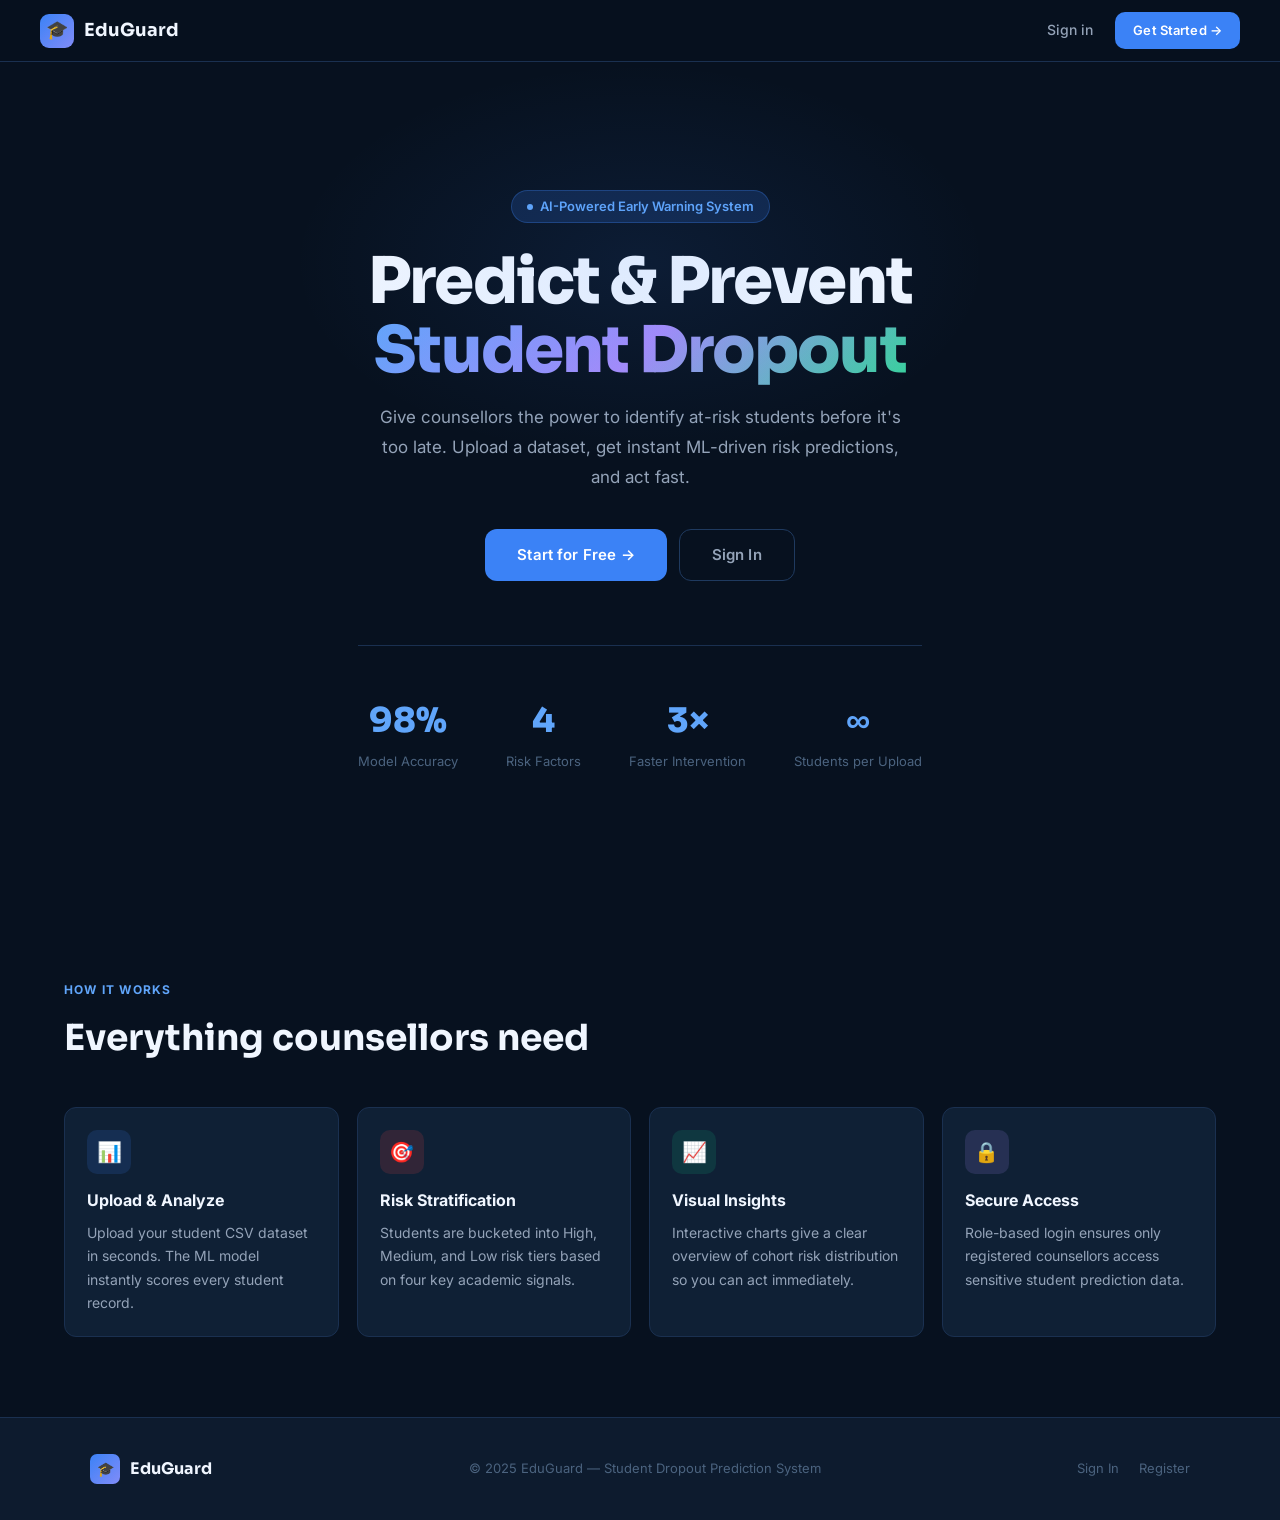
<file: templates/index.html>
<!DOCTYPE html>
<html lang="en">
<head>
<meta charset="UTF-8">
<meta name="viewport" content="width=device-width, initial-scale=1.0">
<title>EduGuard — Student Dropout Prediction System</title>
<style>
@import url('https://fonts.googleapis.com/css2?family=Inter:wght@400;500;600;700;800&family=Sora:wght@600;700;800&display=swap');
*,*::before,*::after{box-sizing:border-box;margin:0;padding:0}
:root{
  --bg:#07111f;--bg2:#0d1b2e;--card:#0f2035;--card2:#122540;
  --border:#1a3050;--border2:#1f3a5f;
  --blue:#3b82f6;--blue2:#60a5fa;--blue-glow:rgba(59,130,246,.18);
  --red:#ef4444;--red-glow:rgba(239,68,68,.15);
  --yellow:#f59e0b;--yellow-glow:rgba(245,158,11,.15);
  --green:#10b981;--green-glow:rgba(16,185,129,.15);
  --t1:#f0f6ff;--t2:#94a3b8;--t3:#4b637f;
  --r:12px;--r2:18px;
  --sh:0 4px 24px rgba(0,0,0,.4);
  --sh2:0 12px 48px rgba(0,0,0,.6);
}
html{scroll-behavior:smooth}
body{font-family:'Inter',system-ui,sans-serif;background:var(--bg);color:var(--t1);min-height:100vh;display:flex;flex-direction:column;line-height:1.6}

/* ── NAVBAR ── */
.nav{position:sticky;top:0;z-index:99;height:62px;display:flex;align-items:center;justify-content:space-between;padding:0 40px;background:rgba(7,17,31,.92);backdrop-filter:blur(14px);border-bottom:1px solid var(--border)}
.nav-logo{display:flex;align-items:center;gap:10px;text-decoration:none;font-family:'Sora',sans-serif;font-weight:700;font-size:18px;color:var(--t1)}
.nav-logo .icon{width:34px;height:34px;background:linear-gradient(135deg,var(--blue),#818cf8);border-radius:9px;display:flex;align-items:center;justify-content:center;font-size:18px}
.nav-links{display:flex;align-items:center;gap:6px}
.nav-a{font-size:14px;font-weight:500;color:var(--t2);text-decoration:none;padding:7px 16px;border-radius:9px;transition:.2s}
.nav-a:hover{color:var(--t1);background:var(--border)}

/* ── FOOTER ── */
.footer{margin-top:auto;background:var(--bg2);border-top:1px solid var(--border);padding:36px 40px}
.footer-inner{max-width:1100px;margin:0 auto;display:flex;align-items:center;justify-content:space-between;flex-wrap:wrap;gap:16px}
.footer-brand{display:flex;align-items:center;gap:10px;font-family:'Sora',sans-serif;font-weight:700;font-size:16px;color:var(--t1)}
.footer-brand .icon{width:30px;height:30px;background:linear-gradient(135deg,var(--blue),#818cf8);border-radius:7px;display:flex;align-items:center;justify-content:center;font-size:14px}
.footer-copy{font-size:13px;color:var(--t3)}
.footer-links{display:flex;gap:20px}
.footer-links a{font-size:13px;color:var(--t3);text-decoration:none;transition:.2s}
.footer-links a:hover{color:var(--t2)}

/* ── BUTTONS ── */
.btn{display:inline-flex;align-items:center;gap:7px;font-size:14px;font-weight:600;padding:10px 22px;border-radius:10px;border:none;cursor:pointer;text-decoration:none;transition:.2s;letter-spacing:.01em;font-family:'Inter',sans-serif}
.btn-primary{background:var(--blue);color:#fff}
.btn-primary:hover{background:#2563eb;box-shadow:0 4px 20px rgba(59,130,246,.35);transform:translateY(-1px)}
.btn-outline{background:transparent;color:var(--t2);border:1px solid var(--border2)}
.btn-outline:hover{background:var(--card);color:var(--t1)}
.btn-ghost{background:transparent;color:var(--t3);border:1px solid var(--border)}
.btn-ghost:hover{background:var(--card);color:var(--t2)}
.btn-lg{padding:13px 32px;font-size:15px;border-radius:12px}
.btn-full{width:100%;justify-content:center;padding:12px;font-size:15px}

/* ── FORMS ── */
.label{display:block;font-size:13px;font-weight:600;color:var(--t2);margin-bottom:7px;letter-spacing:.02em}
.input{width:100%;padding:11px 15px;background:var(--bg2);border:1px solid var(--border2);border-radius:10px;color:var(--t1);font-size:14px;font-family:'Inter',sans-serif;outline:none;transition:.2s}
.input::placeholder{color:var(--t3)}
.input:focus{border-color:var(--blue);box-shadow:0 0 0 3px var(--blue-glow)}
.input[type=file]{cursor:pointer;color:var(--t2);padding:9px 14px}
.input[type=file]::-webkit-file-upload-button{background:var(--blue);color:#fff;border:none;padding:6px 14px;border-radius:7px;font-size:13px;font-weight:600;cursor:pointer;margin-right:12px;font-family:'Inter',sans-serif}
.fg{margin-bottom:18px}

/* ── CARD ── */
.card{background:var(--card);border:1px solid var(--border);border-radius:var(--r2);padding:36px}
.card-sm{background:var(--card);border:1px solid var(--border);border-radius:var(--r);padding:22px}

/* ── BADGE ── */
.badge{display:inline-flex;align-items:center;gap:7px;background:var(--blue-glow);border:1px solid rgba(59,130,246,.3);color:var(--blue2);font-size:13px;font-weight:600;padding:5px 15px;border-radius:100px;margin-bottom:24px}
.badge .dot{width:6px;height:6px;background:var(--blue2);border-radius:50%;animation:pulse 2s infinite}
@keyframes pulse{0%,100%{opacity:1}50%{opacity:.3}}

/* ── DIVIDER ── */
.div{width:44px;height:3px;background:linear-gradient(90deg,var(--blue),#818cf8);border-radius:2px;margin:10px 0 22px}

/* ── RISK BADGES ── */
.risk{display:inline-flex;align-items:center;gap:5px;font-size:12px;font-weight:700;padding:3px 11px;border-radius:100px;letter-spacing:.04em}
.risk-dot{width:5px;height:5px;border-radius:50%}
.rh{background:var(--red-glow);color:#fca5a5;border:1px solid rgba(239,68,68,.3)}
.rh .risk-dot{background:var(--red)}
.rm{background:var(--yellow-glow);color:#fcd34d;border:1px solid rgba(245,158,11,.3)}
.rm .risk-dot{background:var(--yellow)}
.rl{background:var(--green-glow);color:#6ee7b7;border:1px solid rgba(16,185,129,.3)}
.rl .risk-dot{background:var(--green)}

/* ── STAT CARDS ── */
.sc{display:flex;align-items:center;gap:16px;background:var(--card);border:1px solid var(--border);border-radius:var(--r);padding:22px}
.sc.danger{border-color:rgba(239,68,68,.3)}
.sc.warn{border-color:rgba(245,158,11,.3)}
.sc.ok{border-color:rgba(16,185,129,.3)}
.sc-ico{width:48px;height:48px;border-radius:12px;display:flex;align-items:center;justify-content:center;font-size:22px;flex-shrink:0}
.danger .sc-ico{background:var(--red-glow)}
.warn .sc-ico{background:var(--yellow-glow)}
.ok .sc-ico{background:var(--green-glow)}
.sc-val{font-family:'Sora',sans-serif;font-size:30px;font-weight:800;line-height:1;margin-bottom:3px}
.danger .sc-val{color:var(--red)}
.warn .sc-val{color:var(--yellow)}
.ok .sc-val{color:var(--green)}
.sc-lbl{font-size:13px;color:var(--t2)}

/* ── TABLE ── */
.tbl-wrap{overflow-x:auto}
table{width:100%;border-collapse:collapse}
thead tr{background:var(--bg2);border-bottom:1px solid var(--border)}
th{padding:12px 16px;text-align:left;font-size:11px;font-weight:700;color:var(--t3);text-transform:uppercase;letter-spacing:.07em;white-space:nowrap}
td{padding:14px 16px;font-size:14px;color:var(--t2);border-bottom:1px solid var(--border)}
tbody tr:hover{background:var(--bg2)}
tbody tr:last-child td{border-bottom:none}
td:first-child{font-weight:600;color:var(--t1)}

/* ── ALERT ── */
.alert{padding:11px 15px;border-radius:10px;font-size:14px;margin-bottom:18px;display:flex;align-items:center;gap:9px}
.alert-err{background:var(--red-glow);border:1px solid rgba(239,68,68,.3);color:#fca5a5}

/* ── MISC ── */
.wrap{max-width:1200px;margin:0 auto;padding:0 24px}
.wrap-sm{max-width:460px;margin:0 auto;padding:0 24px}
.section-lbl{font-size:12px;font-weight:700;color:var(--blue2);text-transform:uppercase;letter-spacing:.1em;margin-bottom:10px}
.grid-3{display:grid;grid-template-columns:repeat(3,1fr);gap:16px}
.grid-auto{display:grid;grid-template-columns:repeat(auto-fit,minmax(260px,1fr));gap:18px}
@media(max-width:680px){.grid-3{grid-template-columns:1fr}.nav{padding:0 16px}.footer-inner{flex-direction:column;text-align:center}}
</style>

<style>
.hero{display:flex;flex-direction:column;align-items:center;justify-content:center;min-height:calc(100vh - 62px);padding:60px 24px;text-align:center;position:relative}
.hero::before{content:'';position:absolute;top:0;left:50%;transform:translateX(-50%);width:700px;height:400px;background:radial-gradient(ellipse at center,rgba(59,130,246,.1) 0%,transparent 70%);pointer-events:none}
.hero h1{font-family:'Sora',sans-serif;font-size:clamp(38px,5vw,66px);font-weight:800;line-height:1.08;letter-spacing:-.03em;margin-bottom:18px;max-width:800px}
.gtxt{background:linear-gradient(135deg,#60a5fa,#a78bfa,#34d399);-webkit-background-clip:text;-webkit-text-fill-color:transparent;background-clip:text}
.hero p{font-size:17px;color:var(--t2);max-width:540px;margin-bottom:36px;line-height:1.75}
.hero-cta{display:flex;gap:12px;flex-wrap:wrap;justify-content:center}
.stats-row{display:flex;gap:48px;margin-top:64px;flex-wrap:wrap;justify-content:center;padding-top:48px;border-top:1px solid var(--border)}
.stat-i{text-align:center}
.stat-n{font-family:'Sora',sans-serif;font-size:34px;font-weight:800;color:var(--blue2);display:block}
.stat-l{font-size:13px;color:var(--t3);margin-top:3px}
.features-sec{padding:80px 0}
.feat-ico{width:44px;height:44px;border-radius:10px;display:flex;align-items:center;justify-content:center;font-size:20px;margin-bottom:14px}
</style>
</head>
<body>

<nav class="nav">
  <a href="/" class="nav-logo"><div class="icon">🎓</div>EduGuard</a>
  <div class="nav-links">
    <a href="/login" class="nav-a">Sign in</a>
    <a href="/signup" class="btn btn-primary" style="padding:8px 18px;font-size:13px;">Get Started →</a>
  </div>
</nav>

<main style="flex:1">
  <section class="hero">
    <div class="badge"><span class="dot"></span>AI-Powered Early Warning System</div>
    <h1>Predict & Prevent<br><span class="gtxt">Student Dropout</span></h1>
    <p>Give counsellors the power to identify at-risk students before it's too late. Upload a dataset, get instant ML-driven risk predictions, and act fast.</p>
    <div class="hero-cta">
      <a href="/signup" class="btn btn-primary btn-lg">Start for Free →</a>
      <a href="/login" class="btn btn-outline btn-lg">Sign In</a>
    </div>
    <div class="stats-row">
      <div class="stat-i"><span class="stat-n">98%</span><div class="stat-l">Model Accuracy</div></div>
      <div class="stat-i"><span class="stat-n">4</span><div class="stat-l">Risk Factors</div></div>
      <div class="stat-i"><span class="stat-n">3×</span><div class="stat-l">Faster Intervention</div></div>
      <div class="stat-i"><span class="stat-n">∞</span><div class="stat-l">Students per Upload</div></div>
    </div>
  </section>

  <section class="features-sec">
    <div class="wrap">
      <div class="section-lbl">How It Works</div>
      <h2 style="font-family:'Sora',sans-serif;font-size:clamp(24px,3vw,36px);font-weight:700;margin-bottom:40px">Everything counsellors need</h2>
      <div class="grid-auto">
        <div class="card-sm">
          <div class="feat-ico" style="background:rgba(59,130,246,.15)">📊</div>
          <h3 style="font-size:16px;font-weight:700;margin-bottom:8px">Upload &amp; Analyze</h3>
          <p style="font-size:14px;color:var(--t2);line-height:1.65">Upload your student CSV dataset in seconds. The ML model instantly scores every student record.</p>
        </div>
        <div class="card-sm">
          <div class="feat-ico" style="background:rgba(239,68,68,.15)">🎯</div>
          <h3 style="font-size:16px;font-weight:700;margin-bottom:8px">Risk Stratification</h3>
          <p style="font-size:14px;color:var(--t2);line-height:1.65">Students are bucketed into High, Medium, and Low risk tiers based on four key academic signals.</p>
        </div>
        <div class="card-sm">
          <div class="feat-ico" style="background:rgba(16,185,129,.15)">📈</div>
          <h3 style="font-size:16px;font-weight:700;margin-bottom:8px">Visual Insights</h3>
          <p style="font-size:14px;color:var(--t2);line-height:1.65">Interactive charts give a clear overview of cohort risk distribution so you can act immediately.</p>
        </div>
        <div class="card-sm">
          <div class="feat-ico" style="background:rgba(167,139,250,.15)">🔒</div>
          <h3 style="font-size:16px;font-weight:700;margin-bottom:8px">Secure Access</h3>
          <p style="font-size:14px;color:var(--t2);line-height:1.65">Role-based login ensures only registered counsellors access sensitive student prediction data.</p>
        </div>
      </div>
    </div>
  </section>
</main>

<footer class="footer">
  <div class="footer-inner">
    <div class="footer-brand"><div class="icon">🎓</div>EduGuard</div>
    <div class="footer-copy">© 2025 EduGuard — Student Dropout Prediction System</div>
    <div class="footer-links">
      <a href="/login">Sign In</a>
      <a href="/signup">Register</a>
    </div>
  </div>
</footer>

</body></html>
</file>
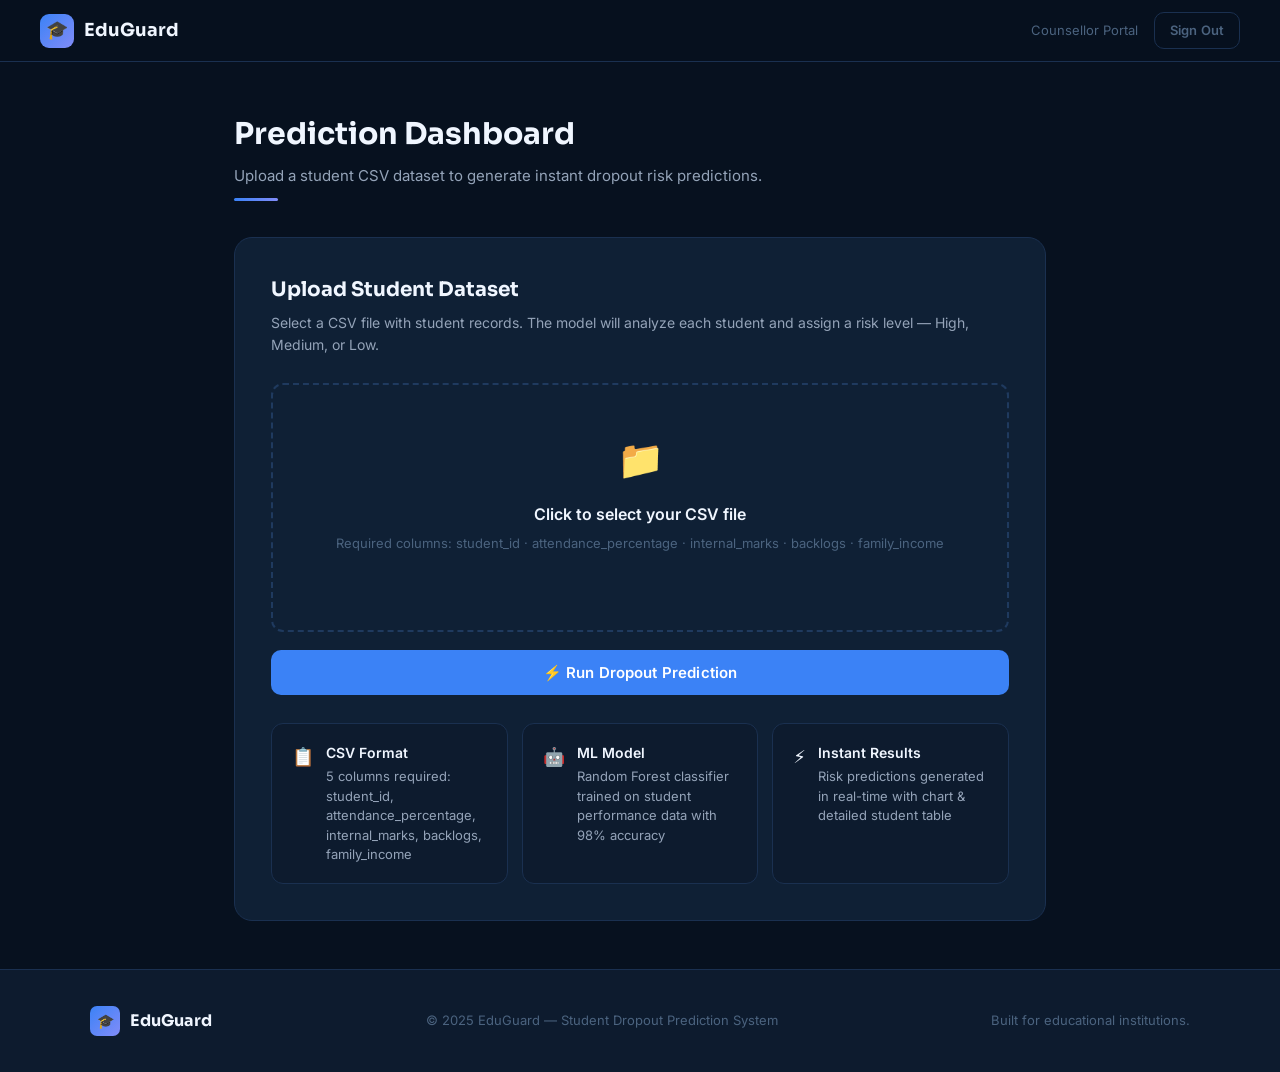
<file: templates/dashboard.html>
<!DOCTYPE html>
<html lang="en">
<head>
<meta charset="UTF-8">
<meta name="viewport" content="width=device-width, initial-scale=1.0">
<title>Dashboard — EduGuard</title>
<style>
@import url('https://fonts.googleapis.com/css2?family=Inter:wght@400;500;600;700;800&family=Sora:wght@600;700;800&display=swap');
*,*::before,*::after{box-sizing:border-box;margin:0;padding:0}
:root{
  --bg:#07111f;--bg2:#0d1b2e;--card:#0f2035;--card2:#122540;
  --border:#1a3050;--border2:#1f3a5f;
  --blue:#3b82f6;--blue2:#60a5fa;--blue-glow:rgba(59,130,246,.18);
  --red:#ef4444;--red-glow:rgba(239,68,68,.15);
  --yellow:#f59e0b;--yellow-glow:rgba(245,158,11,.15);
  --green:#10b981;--green-glow:rgba(16,185,129,.15);
  --t1:#f0f6ff;--t2:#94a3b8;--t3:#4b637f;
  --r:12px;--r2:18px;
  --sh:0 4px 24px rgba(0,0,0,.4);
  --sh2:0 12px 48px rgba(0,0,0,.6);
}
html{scroll-behavior:smooth}
body{font-family:'Inter',system-ui,sans-serif;background:var(--bg);color:var(--t1);min-height:100vh;display:flex;flex-direction:column;line-height:1.6}

/* ── NAVBAR ── */
.nav{position:sticky;top:0;z-index:99;height:62px;display:flex;align-items:center;justify-content:space-between;padding:0 40px;background:rgba(7,17,31,.92);backdrop-filter:blur(14px);border-bottom:1px solid var(--border)}
.nav-logo{display:flex;align-items:center;gap:10px;text-decoration:none;font-family:'Sora',sans-serif;font-weight:700;font-size:18px;color:var(--t1)}
.nav-logo .icon{width:34px;height:34px;background:linear-gradient(135deg,var(--blue),#818cf8);border-radius:9px;display:flex;align-items:center;justify-content:center;font-size:18px}
.nav-links{display:flex;align-items:center;gap:6px}
.nav-a{font-size:14px;font-weight:500;color:var(--t2);text-decoration:none;padding:7px 16px;border-radius:9px;transition:.2s}
.nav-a:hover{color:var(--t1);background:var(--border)}

/* ── FOOTER ── */
.footer{margin-top:auto;background:var(--bg2);border-top:1px solid var(--border);padding:36px 40px}
.footer-inner{max-width:1100px;margin:0 auto;display:flex;align-items:center;justify-content:space-between;flex-wrap:wrap;gap:16px}
.footer-brand{display:flex;align-items:center;gap:10px;font-family:'Sora',sans-serif;font-weight:700;font-size:16px;color:var(--t1)}
.footer-brand .icon{width:30px;height:30px;background:linear-gradient(135deg,var(--blue),#818cf8);border-radius:7px;display:flex;align-items:center;justify-content:center;font-size:14px}
.footer-copy{font-size:13px;color:var(--t3)}
.footer-links{display:flex;gap:20px}
.footer-links a{font-size:13px;color:var(--t3);text-decoration:none;transition:.2s}
.footer-links a:hover{color:var(--t2)}

/* ── BUTTONS ── */
.btn{display:inline-flex;align-items:center;gap:7px;font-size:14px;font-weight:600;padding:10px 22px;border-radius:10px;border:none;cursor:pointer;text-decoration:none;transition:.2s;letter-spacing:.01em;font-family:'Inter',sans-serif}
.btn-primary{background:var(--blue);color:#fff}
.btn-primary:hover{background:#2563eb;box-shadow:0 4px 20px rgba(59,130,246,.35);transform:translateY(-1px)}
.btn-outline{background:transparent;color:var(--t2);border:1px solid var(--border2)}
.btn-outline:hover{background:var(--card);color:var(--t1)}
.btn-ghost{background:transparent;color:var(--t3);border:1px solid var(--border)}
.btn-ghost:hover{background:var(--card);color:var(--t2)}
.btn-lg{padding:13px 32px;font-size:15px;border-radius:12px}
.btn-full{width:100%;justify-content:center;padding:12px;font-size:15px}

/* ── FORMS ── */
.label{display:block;font-size:13px;font-weight:600;color:var(--t2);margin-bottom:7px;letter-spacing:.02em}
.input{width:100%;padding:11px 15px;background:var(--bg2);border:1px solid var(--border2);border-radius:10px;color:var(--t1);font-size:14px;font-family:'Inter',sans-serif;outline:none;transition:.2s}
.input::placeholder{color:var(--t3)}
.input:focus{border-color:var(--blue);box-shadow:0 0 0 3px var(--blue-glow)}
.input[type=file]{cursor:pointer;color:var(--t2);padding:9px 14px}
.input[type=file]::-webkit-file-upload-button{background:var(--blue);color:#fff;border:none;padding:6px 14px;border-radius:7px;font-size:13px;font-weight:600;cursor:pointer;margin-right:12px;font-family:'Inter',sans-serif}
.fg{margin-bottom:18px}

/* ── CARD ── */
.card{background:var(--card);border:1px solid var(--border);border-radius:var(--r2);padding:36px}
.card-sm{background:var(--card);border:1px solid var(--border);border-radius:var(--r);padding:22px}

/* ── BADGE ── */
.badge{display:inline-flex;align-items:center;gap:7px;background:var(--blue-glow);border:1px solid rgba(59,130,246,.3);color:var(--blue2);font-size:13px;font-weight:600;padding:5px 15px;border-radius:100px;margin-bottom:24px}
.badge .dot{width:6px;height:6px;background:var(--blue2);border-radius:50%;animation:pulse 2s infinite}
@keyframes pulse{0%,100%{opacity:1}50%{opacity:.3}}

/* ── DIVIDER ── */
.div{width:44px;height:3px;background:linear-gradient(90deg,var(--blue),#818cf8);border-radius:2px;margin:10px 0 22px}

/* ── RISK BADGES ── */
.risk{display:inline-flex;align-items:center;gap:5px;font-size:12px;font-weight:700;padding:3px 11px;border-radius:100px;letter-spacing:.04em}
.risk-dot{width:5px;height:5px;border-radius:50%}
.rh{background:var(--red-glow);color:#fca5a5;border:1px solid rgba(239,68,68,.3)}
.rh .risk-dot{background:var(--red)}
.rm{background:var(--yellow-glow);color:#fcd34d;border:1px solid rgba(245,158,11,.3)}
.rm .risk-dot{background:var(--yellow)}
.rl{background:var(--green-glow);color:#6ee7b7;border:1px solid rgba(16,185,129,.3)}
.rl .risk-dot{background:var(--green)}

/* ── STAT CARDS ── */
.sc{display:flex;align-items:center;gap:16px;background:var(--card);border:1px solid var(--border);border-radius:var(--r);padding:22px}
.sc.danger{border-color:rgba(239,68,68,.3)}
.sc.warn{border-color:rgba(245,158,11,.3)}
.sc.ok{border-color:rgba(16,185,129,.3)}
.sc-ico{width:48px;height:48px;border-radius:12px;display:flex;align-items:center;justify-content:center;font-size:22px;flex-shrink:0}
.danger .sc-ico{background:var(--red-glow)}
.warn .sc-ico{background:var(--yellow-glow)}
.ok .sc-ico{background:var(--green-glow)}
.sc-val{font-family:'Sora',sans-serif;font-size:30px;font-weight:800;line-height:1;margin-bottom:3px}
.danger .sc-val{color:var(--red)}
.warn .sc-val{color:var(--yellow)}
.ok .sc-val{color:var(--green)}
.sc-lbl{font-size:13px;color:var(--t2)}

/* ── TABLE ── */
.tbl-wrap{overflow-x:auto}
table{width:100%;border-collapse:collapse}
thead tr{background:var(--bg2);border-bottom:1px solid var(--border)}
th{padding:12px 16px;text-align:left;font-size:11px;font-weight:700;color:var(--t3);text-transform:uppercase;letter-spacing:.07em;white-space:nowrap}
td{padding:14px 16px;font-size:14px;color:var(--t2);border-bottom:1px solid var(--border)}
tbody tr:hover{background:var(--bg2)}
tbody tr:last-child td{border-bottom:none}
td:first-child{font-weight:600;color:var(--t1)}

/* ── ALERT ── */
.alert{padding:11px 15px;border-radius:10px;font-size:14px;margin-bottom:18px;display:flex;align-items:center;gap:9px}
.alert-err{background:var(--red-glow);border:1px solid rgba(239,68,68,.3);color:#fca5a5}

/* ── MISC ── */
.wrap{max-width:1200px;margin:0 auto;padding:0 24px}
.wrap-sm{max-width:460px;margin:0 auto;padding:0 24px}
.section-lbl{font-size:12px;font-weight:700;color:var(--blue2);text-transform:uppercase;letter-spacing:.1em;margin-bottom:10px}
.grid-3{display:grid;grid-template-columns:repeat(3,1fr);gap:16px}
.grid-auto{display:grid;grid-template-columns:repeat(auto-fit,minmax(260px,1fr));gap:18px}
@media(max-width:680px){.grid-3{grid-template-columns:1fr}.nav{padding:0 16px}.footer-inner{flex-direction:column;text-align:center}}
</style>

<style>
.dash-main{flex:1;padding:48px 24px}
.page-hdr{margin-bottom:36px}
.page-hdr h1{font-family:'Sora',sans-serif;font-size:30px;font-weight:700;margin-bottom:6px}
.page-hdr p{font-size:15px;color:var(--t2)}
.upload-zone{border:2px dashed var(--border2);border-radius:var(--r);padding:44px 24px;text-align:center;transition:.2s;cursor:pointer;margin-bottom:18px}
.upload-zone:hover{border-color:var(--blue);background:var(--blue-glow)}
.uz-ico{font-size:38px;display:block;margin-bottom:12px}
.uz-title{font-size:16px;font-weight:600;margin-bottom:6px}
.uz-sub{font-size:13px;color:var(--t3);margin-bottom:14px}
.uz-name{font-size:13px;color:var(--blue2);font-weight:600;margin-top:8px;min-height:18px}
.info-row{display:grid;grid-template-columns:repeat(auto-fit,minmax(200px,1fr));gap:14px;margin-top:28px}
.info-tile{background:var(--bg2);border:1px solid var(--border);border-radius:var(--r);padding:18px 20px;display:flex;align-items:flex-start;gap:12px}
.it-ico{font-size:18px;flex-shrink:0;margin-top:1px}
.it-t{font-size:14px;font-weight:600;margin-bottom:3px}
.it-d{font-size:13px;color:var(--t2);line-height:1.5}
</style>
</head>
<body>

<nav class="nav">
  <a href="/" class="nav-logo"><div class="icon">🎓</div>EduGuard</a>
  <div class="nav-links">
    <span style="font-size:13px;color:var(--t3);padding:0 10px">Counsellor Portal</span>
    <a href="/login" class="btn btn-ghost" style="padding:7px 15px;font-size:13px">Sign Out</a>
  </div>
</nav>

<main class="dash-main">
  <div class="wrap" style="max-width:860px">

    <div class="page-hdr">
      <h1>Prediction Dashboard</h1>
      <p>Upload a student CSV dataset to generate instant dropout risk predictions.</p>
      <div class="div"></div>
    </div>

    <div class="card">
      <h2 style="font-family:'Sora',sans-serif;font-size:20px;font-weight:700;margin-bottom:6px">Upload Student Dataset</h2>
      <p style="font-size:14px;color:var(--t2);margin-bottom:26px">Select a CSV file with student records. The model will analyze each student and assign a risk level — High, Medium, or Low.</p>

      <form action="/upload" method="POST" enctype="multipart/form-data">
        <div class="upload-zone" onclick="document.getElementById('f').click()">
          <span class="uz-ico">📁</span>
          <div class="uz-title">Click to select your CSV file</div>
          <div class="uz-sub">Required columns: student_id · attendance_percentage · internal_marks · backlogs · family_income</div>
          <input id="f" class="input" type="file" name="file" accept=".csv" required style="display:none" onchange="document.getElementById('fn').textContent = this.files[0] ? '✓ ' + this.files[0].name : ''">
          <div id="fn" class="uz-name"></div>
        </div>
        <button type="submit" class="btn btn-primary" style="width:100%;justify-content:center;padding:13px;font-size:15px">⚡ Run Dropout Prediction</button>
      </form>

      <div class="info-row">
        <div class="info-tile">
          <div class="it-ico">📋</div>
          <div><div class="it-t">CSV Format</div><div class="it-d">5 columns required: student_id, attendance_percentage, internal_marks, backlogs, family_income</div></div>
        </div>
        <div class="info-tile">
          <div class="it-ico">🤖</div>
          <div><div class="it-t">ML Model</div><div class="it-d">Random Forest classifier trained on student performance data with 98% accuracy</div></div>
        </div>
        <div class="info-tile">
          <div class="it-ico">⚡</div>
          <div><div class="it-t">Instant Results</div><div class="it-d">Risk predictions generated in real-time with chart &amp; detailed student table</div></div>
        </div>
      </div>
    </div>

  </div>
</main>

<footer class="footer">
  <div class="footer-inner">
    <div class="footer-brand"><div class="icon">🎓</div>EduGuard</div>
    <div class="footer-copy">© 2025 EduGuard — Student Dropout Prediction System</div>
    <div class="footer-copy" style="font-size:13px;color:var(--t3)">Built for educational institutions.</div>
  </div>
</footer>

</body></html>
</file>
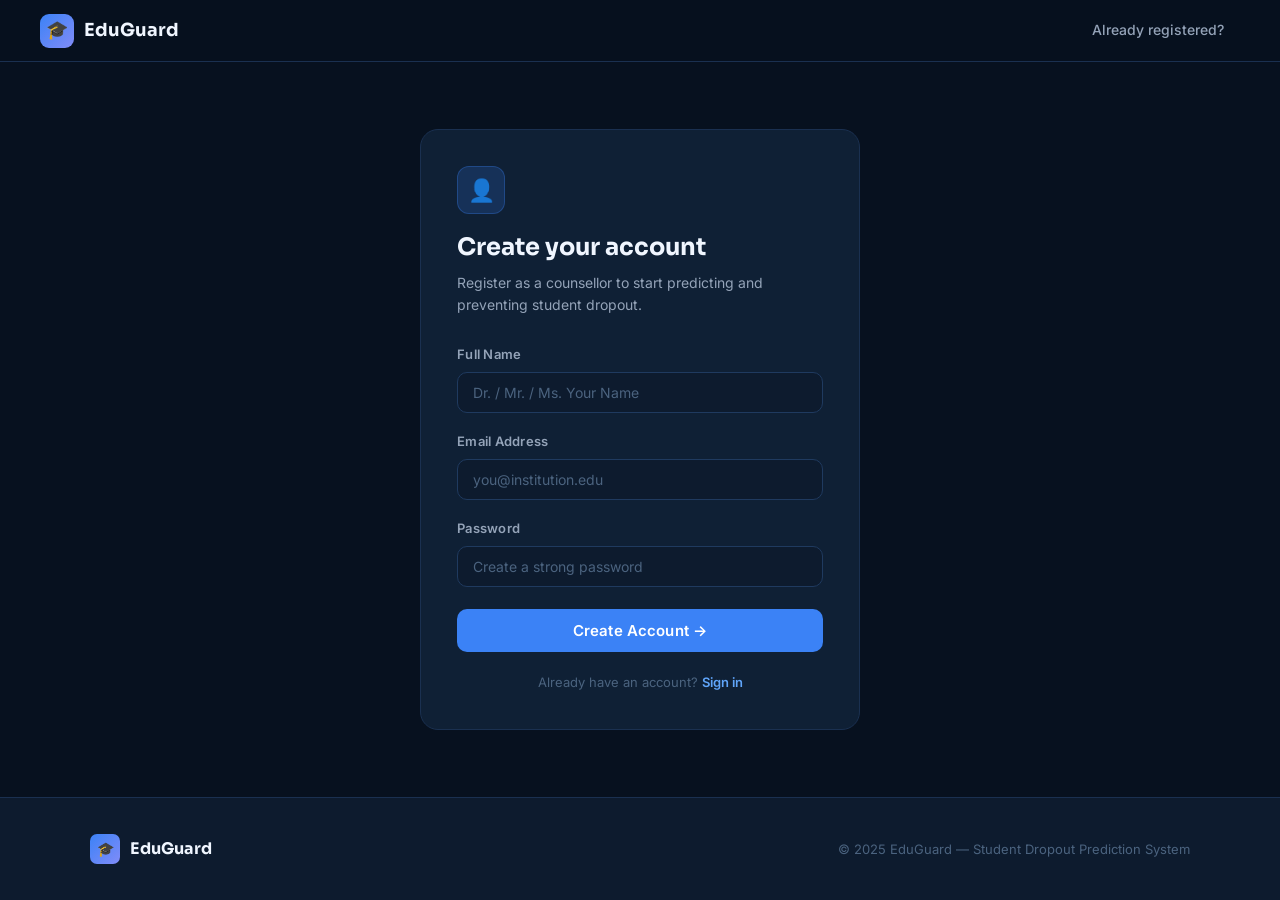
<file: templates/signup.html>
<!DOCTYPE html>
<html lang="en">
<head>
<meta charset="UTF-8">
<meta name="viewport" content="width=device-width, initial-scale=1.0">
<title>Create Account — EduGuard</title>
<style>
@import url('https://fonts.googleapis.com/css2?family=Inter:wght@400;500;600;700;800&family=Sora:wght@600;700;800&display=swap');
*,*::before,*::after{box-sizing:border-box;margin:0;padding:0}
:root{
  --bg:#07111f;--bg2:#0d1b2e;--card:#0f2035;--card2:#122540;
  --border:#1a3050;--border2:#1f3a5f;
  --blue:#3b82f6;--blue2:#60a5fa;--blue-glow:rgba(59,130,246,.18);
  --red:#ef4444;--red-glow:rgba(239,68,68,.15);
  --yellow:#f59e0b;--yellow-glow:rgba(245,158,11,.15);
  --green:#10b981;--green-glow:rgba(16,185,129,.15);
  --t1:#f0f6ff;--t2:#94a3b8;--t3:#4b637f;
  --r:12px;--r2:18px;
  --sh:0 4px 24px rgba(0,0,0,.4);
  --sh2:0 12px 48px rgba(0,0,0,.6);
}
html{scroll-behavior:smooth}
body{font-family:'Inter',system-ui,sans-serif;background:var(--bg);color:var(--t1);min-height:100vh;display:flex;flex-direction:column;line-height:1.6}

/* ── NAVBAR ── */
.nav{position:sticky;top:0;z-index:99;height:62px;display:flex;align-items:center;justify-content:space-between;padding:0 40px;background:rgba(7,17,31,.92);backdrop-filter:blur(14px);border-bottom:1px solid var(--border)}
.nav-logo{display:flex;align-items:center;gap:10px;text-decoration:none;font-family:'Sora',sans-serif;font-weight:700;font-size:18px;color:var(--t1)}
.nav-logo .icon{width:34px;height:34px;background:linear-gradient(135deg,var(--blue),#818cf8);border-radius:9px;display:flex;align-items:center;justify-content:center;font-size:18px}
.nav-links{display:flex;align-items:center;gap:6px}
.nav-a{font-size:14px;font-weight:500;color:var(--t2);text-decoration:none;padding:7px 16px;border-radius:9px;transition:.2s}
.nav-a:hover{color:var(--t1);background:var(--border)}

/* ── FOOTER ── */
.footer{margin-top:auto;background:var(--bg2);border-top:1px solid var(--border);padding:36px 40px}
.footer-inner{max-width:1100px;margin:0 auto;display:flex;align-items:center;justify-content:space-between;flex-wrap:wrap;gap:16px}
.footer-brand{display:flex;align-items:center;gap:10px;font-family:'Sora',sans-serif;font-weight:700;font-size:16px;color:var(--t1)}
.footer-brand .icon{width:30px;height:30px;background:linear-gradient(135deg,var(--blue),#818cf8);border-radius:7px;display:flex;align-items:center;justify-content:center;font-size:14px}
.footer-copy{font-size:13px;color:var(--t3)}
.footer-links{display:flex;gap:20px}
.footer-links a{font-size:13px;color:var(--t3);text-decoration:none;transition:.2s}
.footer-links a:hover{color:var(--t2)}

/* ── BUTTONS ── */
.btn{display:inline-flex;align-items:center;gap:7px;font-size:14px;font-weight:600;padding:10px 22px;border-radius:10px;border:none;cursor:pointer;text-decoration:none;transition:.2s;letter-spacing:.01em;font-family:'Inter',sans-serif}
.btn-primary{background:var(--blue);color:#fff}
.btn-primary:hover{background:#2563eb;box-shadow:0 4px 20px rgba(59,130,246,.35);transform:translateY(-1px)}
.btn-outline{background:transparent;color:var(--t2);border:1px solid var(--border2)}
.btn-outline:hover{background:var(--card);color:var(--t1)}
.btn-ghost{background:transparent;color:var(--t3);border:1px solid var(--border)}
.btn-ghost:hover{background:var(--card);color:var(--t2)}
.btn-lg{padding:13px 32px;font-size:15px;border-radius:12px}
.btn-full{width:100%;justify-content:center;padding:12px;font-size:15px}

/* ── FORMS ── */
.label{display:block;font-size:13px;font-weight:600;color:var(--t2);margin-bottom:7px;letter-spacing:.02em}
.input{width:100%;padding:11px 15px;background:var(--bg2);border:1px solid var(--border2);border-radius:10px;color:var(--t1);font-size:14px;font-family:'Inter',sans-serif;outline:none;transition:.2s}
.input::placeholder{color:var(--t3)}
.input:focus{border-color:var(--blue);box-shadow:0 0 0 3px var(--blue-glow)}
.input[type=file]{cursor:pointer;color:var(--t2);padding:9px 14px}
.input[type=file]::-webkit-file-upload-button{background:var(--blue);color:#fff;border:none;padding:6px 14px;border-radius:7px;font-size:13px;font-weight:600;cursor:pointer;margin-right:12px;font-family:'Inter',sans-serif}
.fg{margin-bottom:18px}

/* ── CARD ── */
.card{background:var(--card);border:1px solid var(--border);border-radius:var(--r2);padding:36px}
.card-sm{background:var(--card);border:1px solid var(--border);border-radius:var(--r);padding:22px}

/* ── BADGE ── */
.badge{display:inline-flex;align-items:center;gap:7px;background:var(--blue-glow);border:1px solid rgba(59,130,246,.3);color:var(--blue2);font-size:13px;font-weight:600;padding:5px 15px;border-radius:100px;margin-bottom:24px}
.badge .dot{width:6px;height:6px;background:var(--blue2);border-radius:50%;animation:pulse 2s infinite}
@keyframes pulse{0%,100%{opacity:1}50%{opacity:.3}}

/* ── DIVIDER ── */
.div{width:44px;height:3px;background:linear-gradient(90deg,var(--blue),#818cf8);border-radius:2px;margin:10px 0 22px}

/* ── RISK BADGES ── */
.risk{display:inline-flex;align-items:center;gap:5px;font-size:12px;font-weight:700;padding:3px 11px;border-radius:100px;letter-spacing:.04em}
.risk-dot{width:5px;height:5px;border-radius:50%}
.rh{background:var(--red-glow);color:#fca5a5;border:1px solid rgba(239,68,68,.3)}
.rh .risk-dot{background:var(--red)}
.rm{background:var(--yellow-glow);color:#fcd34d;border:1px solid rgba(245,158,11,.3)}
.rm .risk-dot{background:var(--yellow)}
.rl{background:var(--green-glow);color:#6ee7b7;border:1px solid rgba(16,185,129,.3)}
.rl .risk-dot{background:var(--green)}

/* ── STAT CARDS ── */
.sc{display:flex;align-items:center;gap:16px;background:var(--card);border:1px solid var(--border);border-radius:var(--r);padding:22px}
.sc.danger{border-color:rgba(239,68,68,.3)}
.sc.warn{border-color:rgba(245,158,11,.3)}
.sc.ok{border-color:rgba(16,185,129,.3)}
.sc-ico{width:48px;height:48px;border-radius:12px;display:flex;align-items:center;justify-content:center;font-size:22px;flex-shrink:0}
.danger .sc-ico{background:var(--red-glow)}
.warn .sc-ico{background:var(--yellow-glow)}
.ok .sc-ico{background:var(--green-glow)}
.sc-val{font-family:'Sora',sans-serif;font-size:30px;font-weight:800;line-height:1;margin-bottom:3px}
.danger .sc-val{color:var(--red)}
.warn .sc-val{color:var(--yellow)}
.ok .sc-val{color:var(--green)}
.sc-lbl{font-size:13px;color:var(--t2)}

/* ── TABLE ── */
.tbl-wrap{overflow-x:auto}
table{width:100%;border-collapse:collapse}
thead tr{background:var(--bg2);border-bottom:1px solid var(--border)}
th{padding:12px 16px;text-align:left;font-size:11px;font-weight:700;color:var(--t3);text-transform:uppercase;letter-spacing:.07em;white-space:nowrap}
td{padding:14px 16px;font-size:14px;color:var(--t2);border-bottom:1px solid var(--border)}
tbody tr:hover{background:var(--bg2)}
tbody tr:last-child td{border-bottom:none}
td:first-child{font-weight:600;color:var(--t1)}

/* ── ALERT ── */
.alert{padding:11px 15px;border-radius:10px;font-size:14px;margin-bottom:18px;display:flex;align-items:center;gap:9px}
.alert-err{background:var(--red-glow);border:1px solid rgba(239,68,68,.3);color:#fca5a5}

/* ── MISC ── */
.wrap{max-width:1200px;margin:0 auto;padding:0 24px}
.wrap-sm{max-width:460px;margin:0 auto;padding:0 24px}
.section-lbl{font-size:12px;font-weight:700;color:var(--blue2);text-transform:uppercase;letter-spacing:.1em;margin-bottom:10px}
.grid-3{display:grid;grid-template-columns:repeat(3,1fr);gap:16px}
.grid-auto{display:grid;grid-template-columns:repeat(auto-fit,minmax(260px,1fr));gap:18px}
@media(max-width:680px){.grid-3{grid-template-columns:1fr}.nav{padding:0 16px}.footer-inner{flex-direction:column;text-align:center}}
</style>

<style>
.auth-wrap{flex:1;display:flex;align-items:center;justify-content:center;padding:48px 24px}
.auth-box{width:100%;max-width:440px}
.auth-ico{width:48px;height:48px;background:var(--blue-glow);border:1px solid rgba(59,130,246,.3);border-radius:12px;display:flex;align-items:center;justify-content:center;font-size:22px;margin-bottom:14px}
.auth-title{font-family:'Sora',sans-serif;font-size:24px;font-weight:700;margin-bottom:5px}
.auth-sub{font-size:14px;color:var(--t2);margin-bottom:28px}
.form-foot{margin-top:20px;text-align:center;font-size:13px;color:var(--t3)}
.form-foot a{color:var(--blue2);text-decoration:none;font-weight:600}
.form-foot a:hover{text-decoration:underline}
</style>
</head>
<body>

<nav class="nav">
  <a href="/" class="nav-logo"><div class="icon">🎓</div>EduGuard</a>
  <div class="nav-links">
    <a href="/login" class="nav-a">Already registered?</a>
  </div>
</nav>

<div class="auth-wrap">
  <div class="auth-box">
    <div class="card">
      <div class="auth-ico">👤</div>
      <div class="auth-title">Create your account</div>
      <div class="auth-sub">Register as a counsellor to start predicting and preventing student dropout.</div>

      <form action="/signup" method="POST">
        <div class="fg">
          <label class="label">Full Name</label>
          <input class="input" type="text" name="name" placeholder="Dr. / Mr. / Ms. Your Name" required>
        </div>
        <div class="fg">
          <label class="label">Email Address</label>
          <input class="input" type="email" name="email" placeholder="you@institution.edu" required>
        </div>
        <div class="fg">
          <label class="label">Password</label>
          <input class="input" type="password" name="password" placeholder="Create a strong password" required>
        </div>
        <button type="submit" class="btn btn-primary btn-full" style="margin-top:4px">Create Account →</button>
      </form>

      <div class="form-foot">Already have an account? <a href="/login">Sign in</a></div>
    </div>
  </div>
</div>

<footer class="footer">
  <div class="footer-inner">
    <div class="footer-brand"><div class="icon">🎓</div>EduGuard</div>
    <div class="footer-copy">© 2025 EduGuard — Student Dropout Prediction System</div>
  </div>
</footer>

</body></html>
</file>
